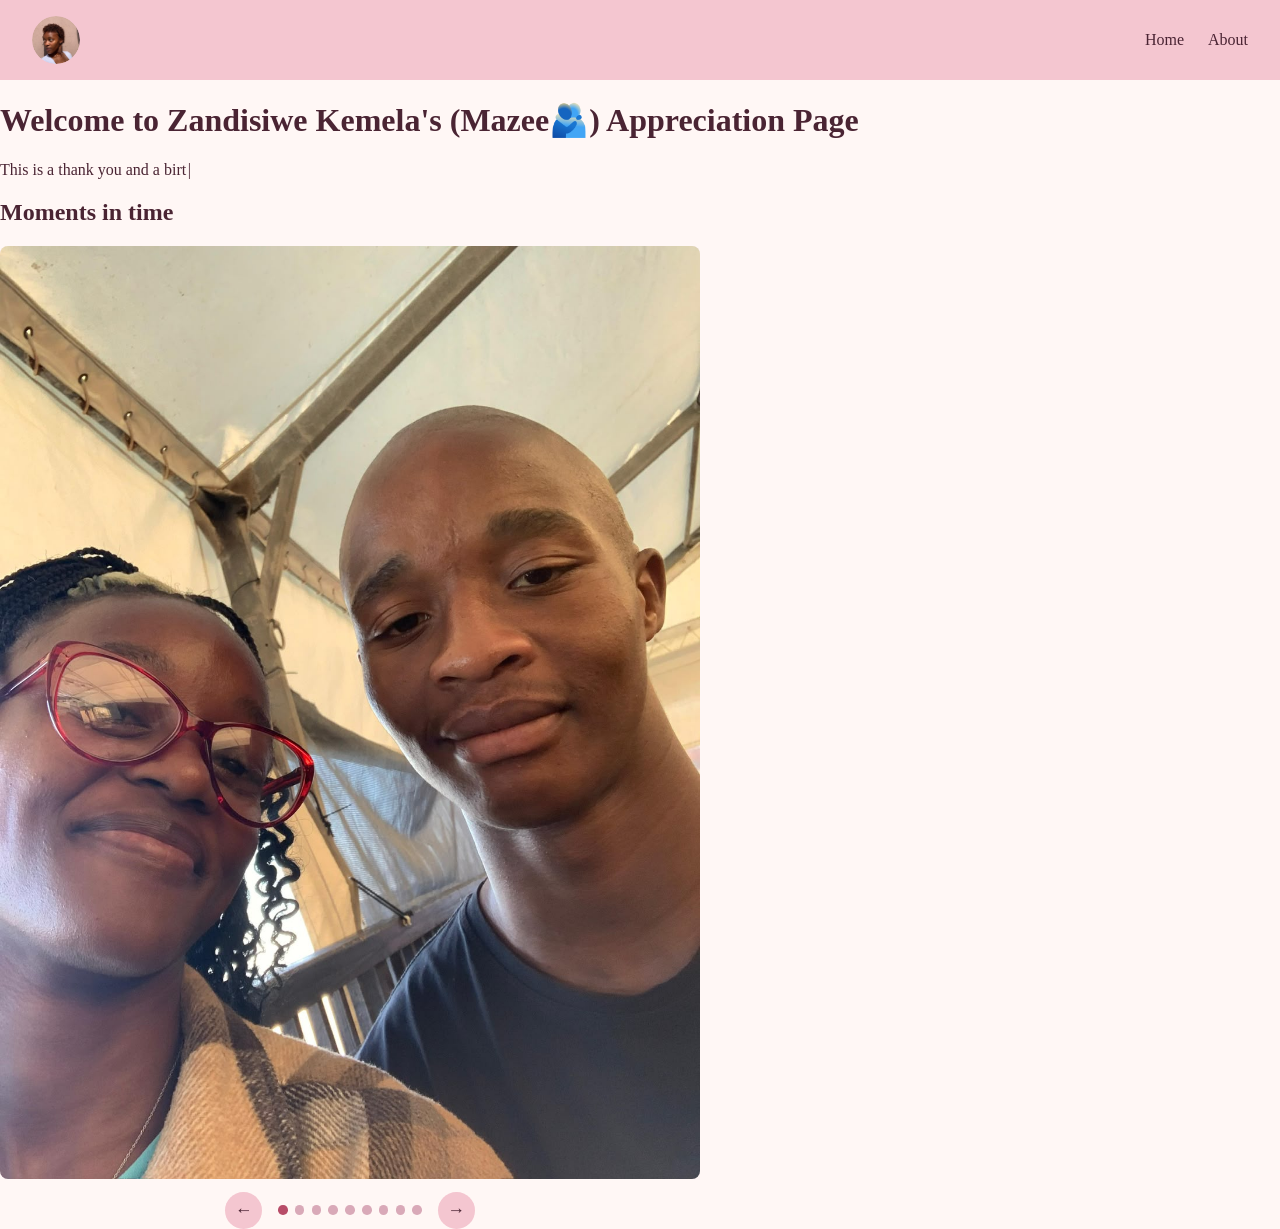
<file: index.html>
<!DOCTYPE html>
<html>
    <head>
        <meta name="author" content="Usanda Nkuwkana">
        <meta name="description" content="An appreciation page for Zandisiwe Kemela">
        <meta name="viewport" content= "width=device-width, initial-scale=1.0">
        <link rel="stylesheet" href="index.css">
        <link rel="icon" type="image/svg+xml" href="sunflower.png">
        <title>Zandisiwe Kemela</title>
    </head>
    <body>
        <nav class="navbar" aria-label="Main navigation">
            <a class="logo" href="index.html"><img src="zandi.jpeg" alt="Zandisiwe Kemela's Logo"></a>

            <ul class="nav-links">
                <li><a href="index.html">Home</a></li>
                <li><a href="about.html">About</a></li>
             <!-- <li><a href="Edit.html">Add memory</a></li>-->
            </ul>
        </nav>
        <h1>Welcome to Zandisiwe Kemela's (Mazee🫂) Appreciation Page</h1>
        <p class="intro">This is a thank you and a birthday gift from me to you, I'm not really good ngamazwi and you know it and I wanted to do or give your something for your birthday, since we're away from each other. I decide to make this for you, for when you need a reminder of how much you mean to me and the moments we've had together and more to come. <i>Happy Birthday Majola, I love you🫂❤️.</i></p>
        <section class="original-moments" aria-labelledby="moments-title">
            <h2 id="moments-title">Moments in time</h2>
            <article class="slideshow" aria-label="Moments in time slideshow">
                <div class="slides">
                    <img class="slide active" src="bucs.jpeg" alt="Bucs">
                    <img class="slide" src="minion.jpeg" alt="Minion">
                    <img class="slide" src="Us.jpeg" alt="Us together">
                    <img class="slide" src="potsdam.jpeg" alt="Potsdam">
                    <img class="slide" src="cafe.jpeg" alt="At the cafe">
                    <img class="slide" src="fun.jpeg" alt="A fun moment">
                    <img class="slide" src="Silly.jpeg" alt="A silly moment">
                    <img class="slide" src="zandi.jpeg" alt="Mazee🫂">
                    <img class="slide" src="smile.jpeg" alt="A smile">
                </div>
                <div class="slideshow-controls">
                    <button class="slide-button previous" type="button" aria-label="Show previous picture">&#8592;</button>
                    <div class="slide-dots" aria-label="Choose a picture"></div>
                    <button class="slide-button next" type="button" aria-label="Show next picture">&#8594;</button>
                </div>
            </article>
        </section>
<!---
        <section class="memory-lane" aria-labelledby="memory-lane-title">
            <p class="section-label">A collection of days worth remembering</p>
            <h2 id="memory-lane-title">Memory Lane</h2>
            <article class="slideshow memory-slideshow" aria-label="Memory Lane slideshow">
                <div id="memory-slides" class="slides" aria-live="polite">
                    <p class="memory-status">Loading memories...</p>
                </div>
                <div class="slideshow-controls">
                    <button class="slide-button previous" type="button" aria-label="Show previous memory">&#8592;</button>
                    <div class="slide-dots" aria-label="Choose a memory"></div>
                    <button class="slide-button next" type="button" aria-label="Show next memory">&#8594;</button>
                </div>
            </article>
        </section>
    -->
    </body>
            <script src="supabase-config.js"></script>
    <script src="index.js"></script>
</html>
</file>
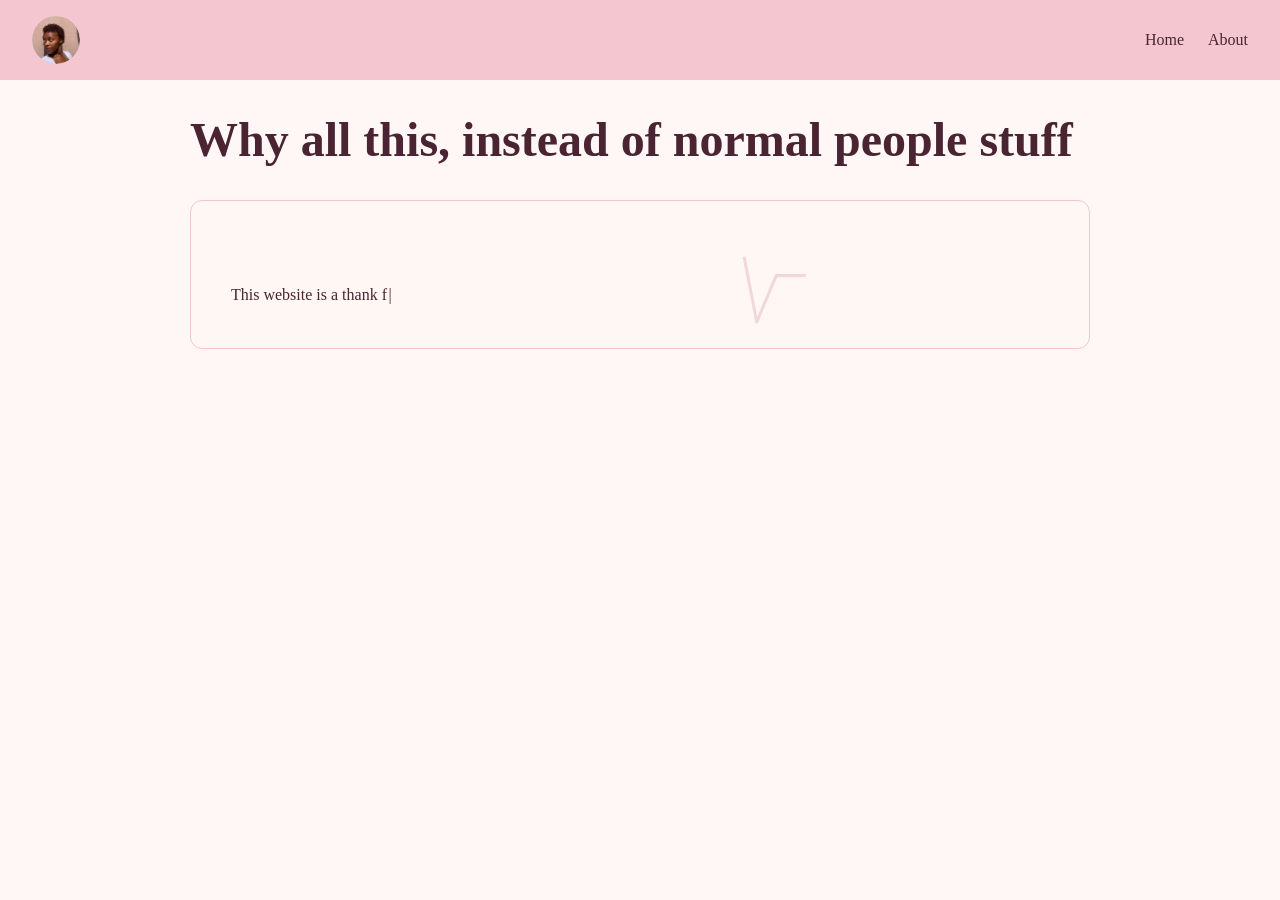
<file: about.html>
<!DOCTYPE html>
<html>
    <head>
        <meta name="author" content="Usanda Nkuwkana">
        <meta name="description" content="An appreciation page for Zandisiwe Kemela">
        <meta name="viewport" content= "width=device-width, initial-scale=1.0">
        <link rel="stylesheet" href="index.css">
	<link rel="icon" type="image/svg+xml" href="sunflower.png">
        <title>Zandisiwe Kemela</title>
    </head>
    <body class="about-page">
        <nav class="navbar" aria-label="Main navigation">
            <a class="logo" href="index.html"><img src="zandi.jpeg" alt="Zandisiwe Kemela's Logo"></a>

            <ul class="nav-links">
                <li><a href="index.html">Home</a></li>
                <li><a href="about.html">About</a></li>
            </ul>
        </nav>
        <h1>Why all this, instead of normal people stuff</h1>
        <section class="ecg-panel" aria-label="A note about Zandisiwe">
            <svg class="ecg-trace" viewBox="0 0 1200 180" preserveAspectRatio="none" aria-hidden="true">
                <path d="M0 92 H180 L205 92 L226 38 L248 142 L272 92 H340 L420 42 C395 18 355 28 355 62 C355 95 390 120 420 148 C450 120 485 95 485 62 C485 28 445 18 420 42 L500 92 H680 L704 92 L730 25 L756 150 L782 92 H820" />
                <text class="ecg-name" x="840" y="105">Zandisiwe</text>
                <text class="ecg-heart" x="1080" y="108">♥</text>
            </svg>
            <p class="intro">This website is a thank from me to you Bhabha, a thank you for being there for me without even knowing, always showing up emotianally, trying to keep me on track whenever I feel lost. I want you to know that I appreciate and recognise every effort you've made ukuze ndibe ngulomntu ndinguye. Ewe there ups and dows kodwa ubundinyamezele through it all and that has taken a toll on you hay kancinci, so I decided to just maybe do a little appreciation thing,  just to make you aware ukuba ndiyakuthanda, ndisakuthanda even though we're where and how we are right now. I know it may be weird having to recieve a website as appreciation letter, but its just something I felt like doing. I thought of this as something you can just visit whenever you feel disconnected from <i>us.</i> </p>
        </section>

        
    </body>
    <script src="index.js"></script>
</html>
</file>
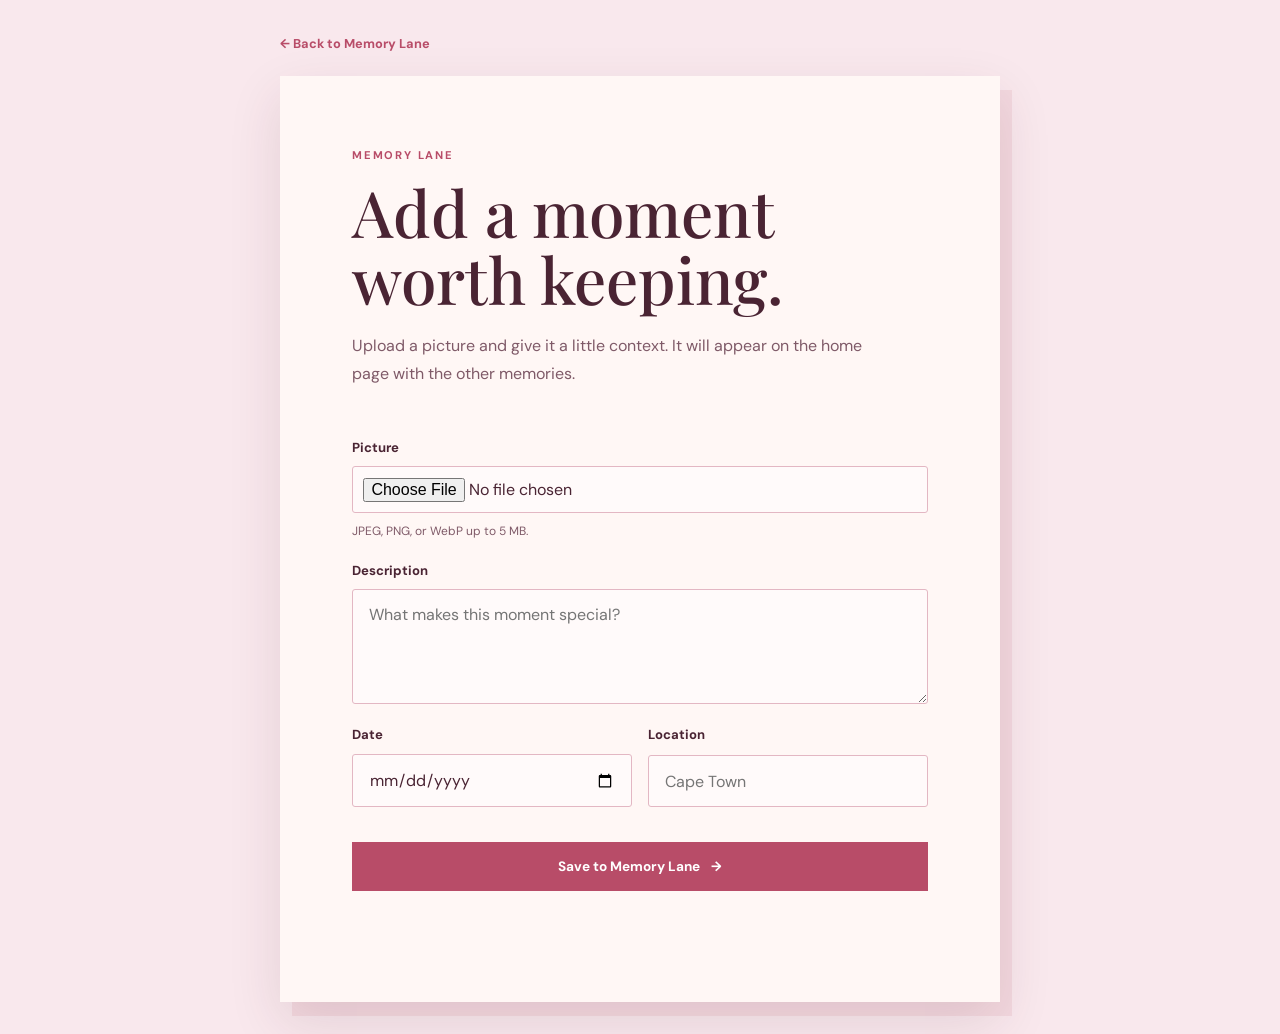
<file: Edit.html>
<!DOCTYPE html>
<html lang="en">
<head>
	<meta charset="UTF-8">
	<meta name="viewport" content="width=device-width, initial-scale=1.0">
	<meta name="description" content="Add a new memory to Zandisiwe's Memory Lane">
	<link rel="stylesheet" href="Edit.css">
	<link rel="icon" type="image/svg+xml" href="sunflower.png">
	<title>Add a Memory | Zandisiwe Kemela</title>
</head>
<body>
	<main class="edit-shell">
		<a class="back-link" href="index.html">&#8592; Back to Memory Lane</a>
		<section class="edit-panel" aria-labelledby="edit-title">
			<p class="eyebrow">Memory Lane</p>
			<h1 id="edit-title">Add a moment worth keeping.</h1>
			<p class="intro">Upload a picture and give it a little context. It will appear on the home page with the other memories.</p>

			<form id="memory-form">
				<label for="memory-image">Picture</label>
				<input id="memory-image" name="image" type="file" accept="image/jpeg,image/png,image/webp" required>
				<small>JPEG, PNG, or WebP up to 5 MB.</small>

				<label for="memory-description">Description</label>
				<textarea id="memory-description" name="description" rows="4" placeholder="What makes this moment special?" required></textarea>

				<div class="form-row">
					<div>
						<label for="memory-date">Date</label>
						<input id="memory-date" name="memory_date" type="date" required>
					</div>
					<div>
						<label for="memory-location">Location</label>
						<input id="memory-location" name="location" type="text" placeholder="Cape Town" required>
					</div>
				</div>

				<button class="submit-button" type="submit">Save to Memory Lane <span aria-hidden="true">&#8594;</span></button>
				<p class="form-status" id="form-status" role="status" aria-live="polite"></p>
			</form>
		</section>
	</main>
	<script src="supabase-config.js"></script>
	<script src="Edit.js"></script>
</body>
</html>
</file>
<file: index.css>
:root {
    --ink: #4a2433;
    --muted: #7f5a68;
    --rose: #b84c68;
    --rose-light: #f4c6d0;
    --blush: #f8e7ec;
    --cream: #fff7f5;
}

*,
*::before,
*::after {
    box-sizing: border-box;
}

body {
    width: 100%;
    min-height: 100vh;
    margin: 0;
    color: var(--ink);
    background: var(--cream);
    overflow-x: hidden;
}

.navbar {
    display: flex;
    align-items: center;
    justify-content: space-between;
    padding: 1rem 2rem;
    background-color: var(--rose-light);
}

.logo {
    display: inline-flex;
    align-items: center;
    width: 3rem;
    height: 3rem;
    overflow: hidden;
    border-radius: 50%;
    color: var(--ink);
    font-weight: bold;
    text-decoration: none;
}

.logo img {
    display: block;
    width: 100%;
    height: 100%;
    object-fit: cover;
    border-radius: 50%;
}

.nav-links {
    display: flex;
    gap: 1.5rem;
    margin: 0;
    padding: 0;
    list-style: none;
}

.nav-links a {
    color: var(--ink);
    text-decoration: none;
}

.nav-links a:hover,
.nav-links a:focus {
    color: var(--rose);
}

.about-page > h1,
.about-page > .ecg-panel {
    width: min(100% - 2rem, 900px);
    margin-right: auto;
    margin-left: auto;
}

.about-page > h1 {
    font-size: clamp(1.8rem, 7vw, 3rem);
    line-height: 1.15;
}

.ecg-panel {
    position: relative;
    isolation: isolate;
    overflow: hidden;
    padding: clamp(1.25rem, 4vw, 2.5rem);
    border: 1px solid var(--rose-light);
    border-radius: 12px;
    background: rgba(255, 247, 245, 0.76);
}

.ecg-trace {
    position: absolute;
    z-index: -1;
    top: 50%;
    left: 0;
    width: 100%;
    height: 9rem;
    color: var(--rose);
    opacity: 0.18;
    transform: translateY(-50%);
}

.ecg-trace path {
    fill: none;
    stroke: currentColor;
    stroke-width: 4;
    stroke-linecap: round;
    stroke-linejoin: round;
    stroke-dasharray: 1400;
    stroke-dashoffset: 1400;
    animation: ecg-sweep 4s linear infinite;
}

.ecg-name,
.ecg-heart {
    fill: none;
    stroke: currentColor;
    stroke-width: 2;
    stroke-linejoin: round;
    paint-order: stroke;
    stroke-dasharray: 420;
    stroke-dashoffset: 420;
    animation: ecg-name-draw 4s linear infinite;
}

.ecg-name {
    color: var(--ink);
    font-family: Georgia, serif;
    font-size: 2.5rem;
    font-style: italic;
}

.ecg-heart {
    color: var(--rose);
    font-family: Georgia, serif;
    font-size: 3.5rem;
    animation-delay: 200ms;
}

.ecg-panel .intro {
    position: relative;
    z-index: 1;
    max-width: none;
    margin: 2.5rem 0 0;
    line-height: 1.7;
}

.slideshow {
    width: min(100%, 700px);
    margin-top: 1rem;
}

.intro::after {
    content: '|';
    margin-left: 0.1rem;
    animation: typing-cursor 700ms steps(1, end) infinite;
}

.slides {
    position: relative;
    overflow: hidden;
    border-radius: 8px;
    background: var(--blush);
}

.slide {
    display: none;
    width: 100%;
    height: auto;
    object-fit: contain;
    object-position: center;
}

.slide.active {
    display: block;
    animation: fade-in 300ms ease;
}

.slideshow-controls {
    display: flex;
    align-items: center;
    justify-content: center;
    gap: 1rem;
    margin-top: 0.8rem;
}

.slide-button,
.slide-dot {
    border: 0;
    cursor: pointer;
}

.slide-button {
    width: 2.3rem;
    height: 2.3rem;
    border-radius: 50%;
    color: var(--ink);
    background: var(--rose-light);
    font-size: 1.1rem;
}

.slide-button:hover,
.slide-button:focus-visible {
    color: white;
    background: var(--rose);
}

.slide-dots {
    display: flex;
    gap: 0.45rem;
}

.slide-dot {
    width: 0.6rem;
    height: 0.6rem;
    padding: 0;
    border-radius: 50%;
    background: #d9a9b8;
}

.slide-dot.active {
    background: var(--rose);
}

@keyframes fade-in {
    from { opacity: 0.35; }
    to { opacity: 1; }
}

@keyframes typing-cursor {
    50% { opacity: 0; }
}

@keyframes ecg-sweep {
    to { stroke-dashoffset: 0; }
}

@keyframes ecg-name-draw {
    0%, 20% { stroke-dashoffset: 420; opacity: 0; }
    35%, 75% { stroke-dashoffset: 0; opacity: 1; }
    90%, 100% { stroke-dashoffset: 420; opacity: 0; }
}

@media (max-width: 600px) {
    .navbar {
        align-items: center;
        flex-direction: column;
        gap: 0.75rem;
        padding: 0.75rem 1rem;
    }

    .nav-links {
        justify-content: center;
        flex-wrap: wrap;
        gap: 0.6rem 1rem;
    }

    .ecg-panel {
        width: calc(100% - 1.5rem);
        padding: 1rem;
    }

    .ecg-trace {
        height: 7rem;
    }

    .ecg-name {
        font-size: 2rem;
    }

    .ecg-heart {
        font-size: 3rem;
    }
}

@media (prefers-reduced-motion: reduce) {
    .ecg-trace path,
    .ecg-name,
    .ecg-heart,
    .intro::after {
        animation: none;
    }

    .ecg-trace path,
    .ecg-name,
    .ecg-heart {
        stroke-dashoffset: 0;
        opacity: 1;
    }
}

.memory-lane { width: min(100% - 2rem, 1000px); margin: 4rem auto; }
.section-label { color: var(--rose); font-size: 0.7rem; font-weight: 700; letter-spacing: 0.15em; text-transform: uppercase; }
.memory-lane h2 { color: var(--ink); font-family: Georgia, serif; font-size: clamp(2rem, 5vw, 3.5rem); font-weight: 500; }
.memory-slideshow { max-width: 850px; }
.memory-slide { position: relative; min-height: 360px; background: var(--cream); }
.memory-slide img { width: 100%; height: 360px; object-fit: cover; }
.memory-slide-content { position: absolute; right: 0; bottom: 0; left: 0; padding: 1rem 1.25rem; background: rgba(255, 247, 245, 0.94); }
.memory-slide-content p { margin: 0.35rem 0 0; color: var(--muted); line-height: 1.5; }
.memory-meta { color: var(--rose) !important; font-size: 0.75rem; font-weight: 700; letter-spacing: 0.08em; text-transform: uppercase; }
.memory-status { color: var(--muted); }

@media (max-width: 600px) {
    .memory-slide,
    .memory-slide img {
        min-height: 280px;
        height: 280px;
    }

    .memory-lane {
        width: calc(100% - 1.5rem);
        margin-top: 3rem;
    }

    .memory-slide-content {
        padding: 0.85rem 1rem;
    }
}
</file>
<file: Edit.css>
@import url('https://fonts.googleapis.com/css2?family=DM+Sans:wght@400;500;700&family=Playfair+Display:wght@500;600&display=swap');

:root {
	--ink: #4a2433;
	--muted: #7f5a68;
	--paper: #fff7f5;
	--rose: #b84c68;
	--rose-light: #f4c6d0;
	--cream: #f9e8ed;
}

* { box-sizing: border-box; }

body {
	width: 100%;
	min-height: 100vh;
	margin: 0;
	padding: clamp(1rem, 5vw, 2rem) 1rem;
	color: var(--ink);
	background: var(--cream);
	font-family: 'DM Sans', sans-serif;
}

.edit-shell { width: min(100%, 720px); margin: 0 auto; }

.back-link {
	display: inline-block;
	margin-bottom: 1.5rem;
	color: var(--rose);
	font-size: 0.8rem;
	font-weight: 700;
	text-decoration: none;
}

.edit-panel {
	padding: clamp(1.5rem, 6vw, 4.5rem);
	background: var(--paper);
	box-shadow: 12px 14px 0 rgba(184, 76, 104, 0.1), 0 20px 50px rgba(74, 36, 51, 0.12);
}

.eyebrow {
	margin: 0 0 1rem;
	color: var(--rose);
	font-size: 0.7rem;
	font-weight: 700;
	letter-spacing: 0.16em;
	text-transform: uppercase;
}

h1 {
	margin: 0;
	font-family: 'Playfair Display', serif;
	font-size: clamp(2.2rem, 7vw, 4rem);
	font-weight: 500;
	line-height: 1.05;
}

.intro {
	max-width: 520px;
	margin: 1.25rem 0 2.5rem;
	color: var(--muted);
	line-height: 1.7;
}

form { display: grid; gap: 0.65rem; }

label { margin-top: 0.75rem; font-size: 0.82rem; font-weight: 700; }

input, textarea {
	box-sizing: border-box;
	width: 100%;
	border: 1px solid #e3b7c3;
	border-radius: 3px;
	padding: 0.9rem 1rem;
	color: var(--ink);
	background: #fffafa;
	font: inherit;
}

input:focus, textarea:focus { outline: 2px solid var(--rose-light); border-color: var(--rose); }

input[type="file"] { padding: 0.65rem; }

small { color: var(--muted); font-size: 0.75rem; }

.form-row { display: grid; grid-template-columns: 1fr 1fr; gap: 1rem; }
.form-row > div { display: grid; gap: 0.65rem; }

.submit-button {
	margin-top: 1.5rem;
	padding: 1rem 1.25rem;
	border: 0;
	color: white;
	background: var(--rose);
	cursor: pointer;
	font: 700 0.85rem 'DM Sans', sans-serif;
	transition: background 180ms ease, transform 180ms ease;
}

.submit-button:hover, .submit-button:focus-visible { background: #8f3451; transform: translateY(-2px); }
.submit-button:disabled { cursor: wait; opacity: 0.65; transform: none; }
.submit-button span { margin-left: 0.5rem; }
.form-status { min-height: 1.3rem; margin: 0.5rem 0 0; color: var(--rose); font-size: 0.85rem; }

@media (max-width: 560px) {
	.edit-shell { width: 100%; }

	.edit-panel {
		padding: 1.25rem;
	}

	h1 {
		font-size: clamp(2rem, 11vw, 2.8rem);
	}

	.intro {
		margin-bottom: 1.75rem;
	}

	.form-row {
		grid-template-columns: 1fr;
		gap: 0;
	}

	.submit-button {
		width: 100%;
	}
}
</file>
